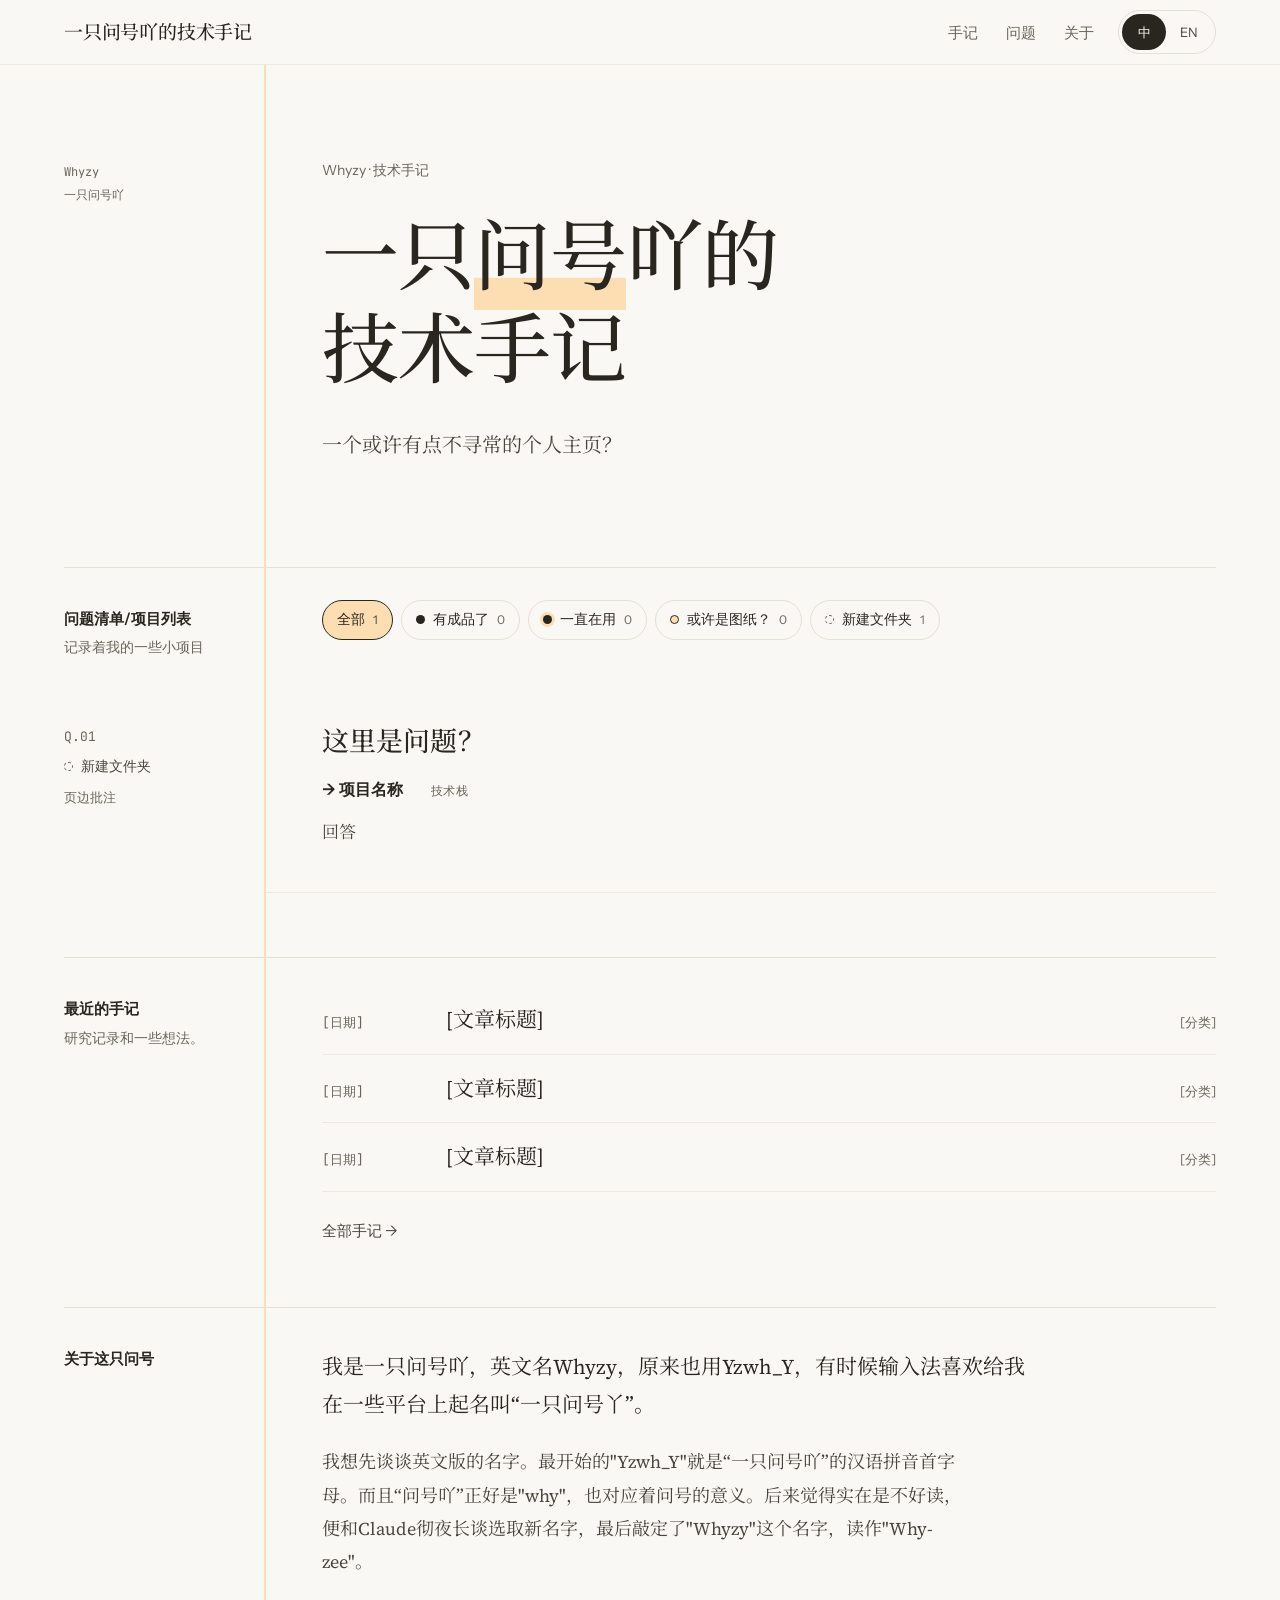
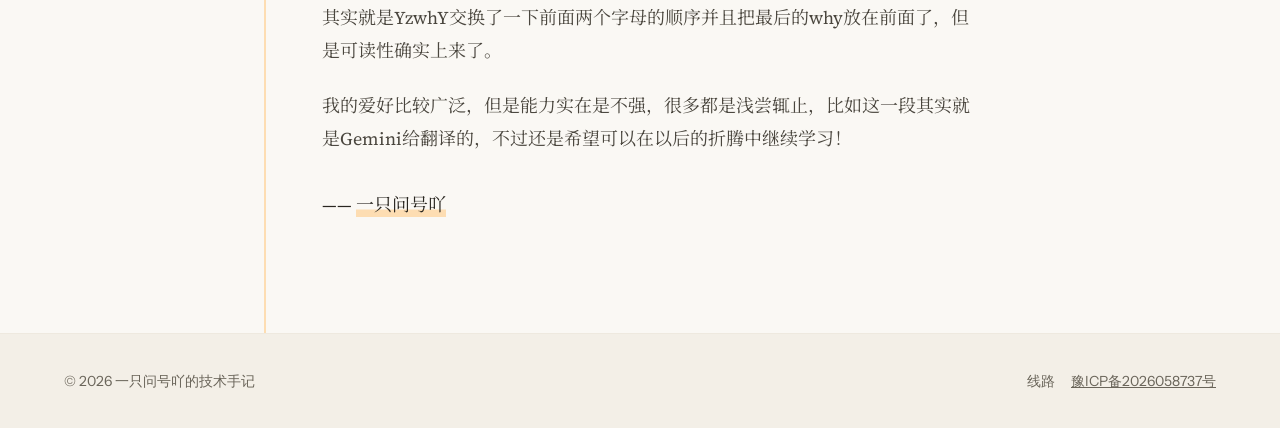
<file: index.html>
<!doctype html>
<html lang="zh-CN">
<head>
<meta charset="utf-8">
<meta name="viewport" content="width=device-width, initial-scale=1">
<title>一只问号吖的技术手记</title>
<meta name="description" content="一个或许有点不寻常的个人主页？">
<link rel="alternate" hreflang="zh-CN" href="index.html">
<link rel="alternate" hreflang="en" href="en/index.html">
<link rel="preconnect" href="https://fonts.googleapis.com">
<link rel="preconnect" href="https://fonts.gstatic.com" crossorigin>
<link rel="stylesheet" href="https://fonts.googleapis.com/css2?family=Instrument+Sans:wght@400;500;600&amp;family=JetBrains+Mono:wght@400;500&amp;family=Noto+Serif+SC:wght@400;500;600&amp;family=Source+Serif+4:opsz,wght@8..60,400;8..60,500;8..60,600&amp;display=swap">
<link rel="stylesheet" href="assets/site.css">
<link rel="stylesheet" href="assets/home.css">
<script src="assets/home.js" defer></script>
</head>
<body class="home-page">

<header class="site-header">
  <div class="inner">
    <a class="site-name" href="#top">一只问号吖的技术手记</a>
    <div class="site-tools">
      <nav class="site-nav" aria-label="主导航">
        <a href="note/index.html">手记</a>
        <a href="#questions">问题</a>
        <a href="#about">关于</a>
      </nav>
      <div class="lang-switch" role="group" aria-label="Language">
<a href="index.html" lang="zh-CN" hreflang="zh-CN" aria-current="true">中</a>
<a href="en/index.html" lang="en" hreflang="en">EN</a>
      </div>
    </div>
  </div>
</header>

<main class="home">
<div class="spine">

<section class="row masthead" id="top">
  <div class="margin"><p class="mast-meta"><span>Whyzy</span><span>一只问号吖</span></p></div>
  <div class="column">
    <p class="kicker">Whyzy · 技术手记</p>
    <h1>一只<span class="mark">问号</span>吖的<br>技术手记</h1>
    <p class="dek">一个或许有点不寻常的个人主页？</p>
  </div>
</section>

<section id="questions">
<div class="row section-head">
  <div class="margin">
    <h2>问题清单/项目列表</h2>
    <p>记录着我的一些小项目</p>
  </div>
  <div class="column">
<div class="filter" role="group" aria-label="按状态筛选" hidden>
<button class="chip" type="button" data-filter="all" aria-pressed="true">全部<span class="chip-count">1</span></button>
<button class="chip" type="button" data-filter="done" aria-pressed="false"><span class="dot dot-done" aria-hidden="true"></span>有成品了<span class="chip-count">0</span></button>
<button class="chip" type="button" data-filter="live" aria-pressed="false"><span class="dot dot-live" aria-hidden="true"></span>一直在用<span class="chip-count">0</span></button>
<button class="chip" type="button" data-filter="wip" aria-pressed="false"><span class="dot dot-wip" aria-hidden="true"></span>或许是图纸？<span class="chip-count">0</span></button>
<button class="chip" type="button" data-filter="idea" aria-pressed="false"><span class="dot dot-idea" aria-hidden="true"></span>新建文件夹<span class="chip-count">1</span></button>
</div>
  </div>
</div>
<div class="question-list">
<article class="row question" id="q01" data-status="idea">
  <div class="margin q-margin">
    <span class="q-no">Q.01</span>
    <span class="q-status"><span class="dot dot-idea" aria-hidden="true"></span>新建文件夹</span>
    <span class="q-note">页边批注</span>
  </div>
  <div class="column">
    <h3 class="q-regular">这里是问题<span class="qm">？</span></h3>
    <p class="q-project"><span class="q-name">→ 项目名称</span><span class="q-tech">技术栈</span></p>
    <p class="q-answer">回答</p>
  </div>
</article>
</div>
</section>

<section class="row notes" id="notes">
  <div class="margin">
    <h2>最近的手记</h2>
    <p>研究记录和一些想法。</p>
  </div>
  <div class="column">
    <ul class="post-list">
<li class="post"><span class="post-date">[日期]</span><span class="post-title">[文章标题]</span><span class="post-tag">[分类]</span></li>
<li class="post"><span class="post-date">[日期]</span><span class="post-title">[文章标题]</span><span class="post-tag">[分类]</span></li>
<li class="post"><span class="post-date">[日期]</span><span class="post-title">[文章标题]</span><span class="post-tag">[分类]</span></li>
    </ul>
    <p class="all-notes"><a href="note/index.html">全部手记 →</a></p>
  </div>
</section>

<section class="row about" id="about">
  <div class="margin"><h2>关于这只问号</h2></div>
  <div class="column">
    <p class="about-lead">我是一只问号吖，英文名Whyzy，原来也用Yzwh_Y，有时候输入法喜欢给我在一些平台上起名叫“一只问号丫”。</p>
<p>我想先谈谈英文版的名字。最开始的&quot;Yzwh_Y&quot;就是“一只问号吖”的汉语拼音首字母。而且“问号吖”正好是&quot;why&quot;，也对应着问号的意义。后来觉得实在是不好读，便和Claude彻夜长谈选取新名字，最后敲定了&quot;Whyzy&quot;这个名字，读作&quot;Why-zee&quot;。</p>
<p>其实就是YzwhY交换了一下前面两个字母的顺序并且把最后的why放在前面了，但是可读性确实上来了。</p>
<p>我的爱好比较广泛，但是能力实在是不强，很多都是浅尝辄止，比如这一段其实就是Gemini给翻译的，不过还是希望可以在以后的折腾中继续学习！</p>
    <p class="signature">—— <span class="mark">一只问号吖</span></p>
  </div>
</section>

</div>
</main>

<footer class="site-footer">
  <div class="inner">
    <span>© 2026 一只问号吖的技术手记</span>
    <span class="footer-links">
      <a class="footer-route" href="via/index.html">线路</a>
      <a href="https://beian.miit.gov.cn/" lang="zh-CN">豫ICP备2026058737号</a>
    </span>
  </div>
</footer>

</body>
</html>
</file>
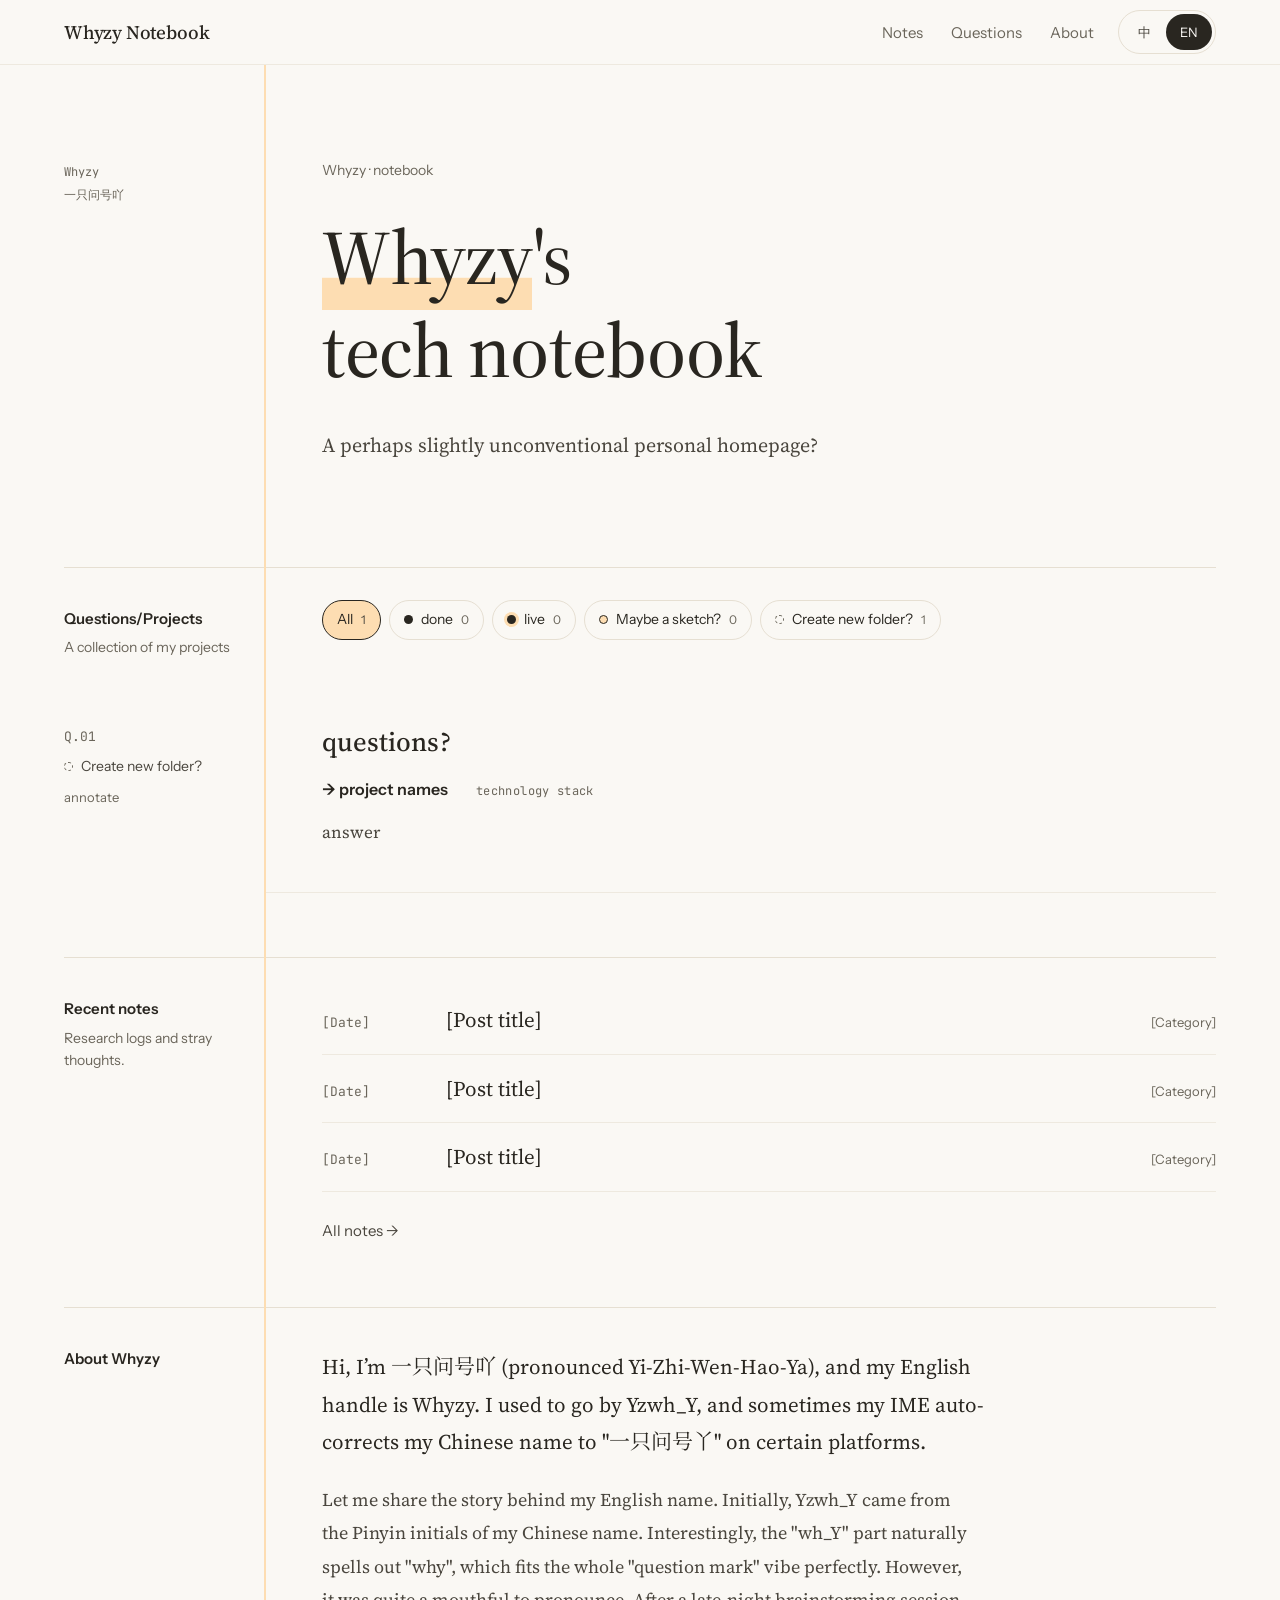
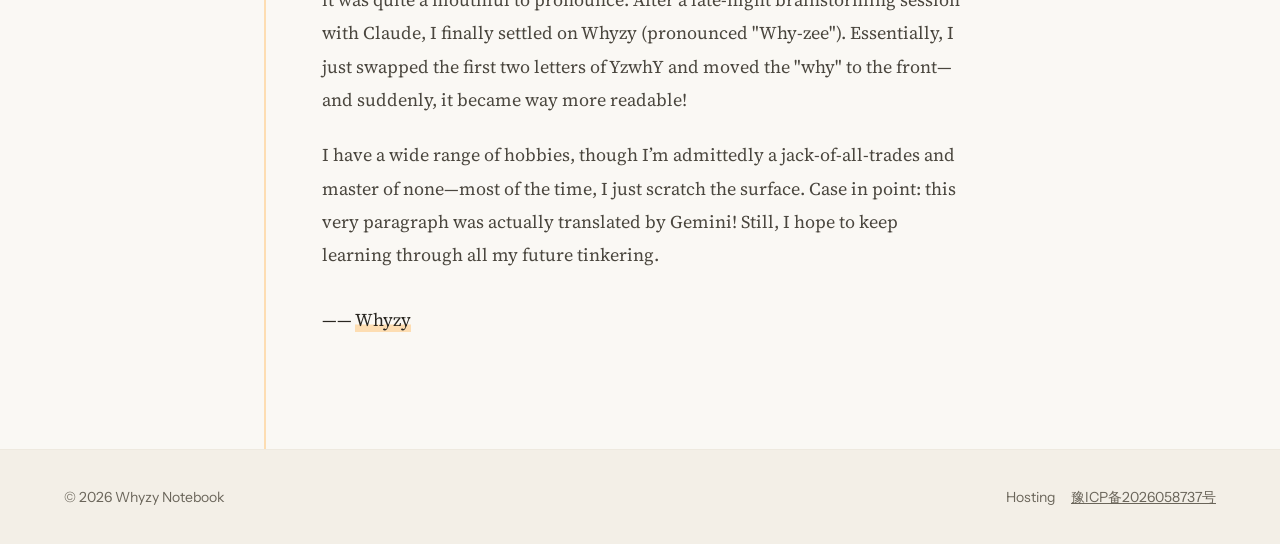
<file: en/index.html>
<!doctype html>
<html lang="en">
<head>
<meta charset="utf-8">
<meta name="viewport" content="width=device-width, initial-scale=1">
<title>Whyzy Notebook</title>
<meta name="description" content="A perhaps slightly unconventional personal homepage?">
<link rel="alternate" hreflang="zh-CN" href="../index.html">
<link rel="alternate" hreflang="en" href="../en/index.html">
<link rel="preconnect" href="https://fonts.googleapis.com">
<link rel="preconnect" href="https://fonts.gstatic.com" crossorigin>
<link rel="stylesheet" href="https://fonts.googleapis.com/css2?family=Instrument+Sans:wght@400;500;600&amp;family=JetBrains+Mono:wght@400;500&amp;family=Noto+Serif+SC:wght@400;500;600&amp;family=Source+Serif+4:opsz,wght@8..60,400;8..60,500;8..60,600&amp;display=swap">
<link rel="stylesheet" href="../assets/site.css">
<link rel="stylesheet" href="../assets/home.css">
<script src="../assets/home.js" defer></script>
</head>
<body class="home-page">

<header class="site-header">
  <div class="inner">
    <a class="site-name" href="#top">Whyzy Notebook</a>
    <div class="site-tools">
      <nav class="site-nav" aria-label="Main navigation">
        <a href="../en/note/index.html">Notes</a>
        <a href="#questions">Questions</a>
        <a href="#about">About</a>
      </nav>
      <div class="lang-switch" role="group" aria-label="Language">
<a href="../index.html" lang="zh-CN" hreflang="zh-CN">中</a>
<a href="../en/index.html" lang="en" hreflang="en" aria-current="true">EN</a>
      </div>
    </div>
  </div>
</header>

<main class="home">
<div class="spine">

<section class="row masthead" id="top">
  <div class="margin"><p class="mast-meta"><span>Whyzy</span><span>一只问号吖</span></p></div>
  <div class="column">
    <p class="kicker">Whyzy · notebook</p>
    <h1><span class="mark">Whyzy</span>&#x27;s<br>tech notebook</h1>
    <p class="dek">A perhaps slightly unconventional personal homepage?</p>
  </div>
</section>

<section id="questions">
<div class="row section-head">
  <div class="margin">
    <h2>Questions/Projects</h2>
    <p>A collection of my projects</p>
  </div>
  <div class="column">
<div class="filter" role="group" aria-label="Filter by status" hidden>
<button class="chip" type="button" data-filter="all" aria-pressed="true">All<span class="chip-count">1</span></button>
<button class="chip" type="button" data-filter="done" aria-pressed="false"><span class="dot dot-done" aria-hidden="true"></span>done<span class="chip-count">0</span></button>
<button class="chip" type="button" data-filter="live" aria-pressed="false"><span class="dot dot-live" aria-hidden="true"></span>live<span class="chip-count">0</span></button>
<button class="chip" type="button" data-filter="wip" aria-pressed="false"><span class="dot dot-wip" aria-hidden="true"></span>Maybe a sketch?<span class="chip-count">0</span></button>
<button class="chip" type="button" data-filter="idea" aria-pressed="false"><span class="dot dot-idea" aria-hidden="true"></span>Create new folder?<span class="chip-count">1</span></button>
</div>
  </div>
</div>
<div class="question-list">
<article class="row question" id="q01" data-status="idea">
  <div class="margin q-margin">
    <span class="q-no">Q.01</span>
    <span class="q-status"><span class="dot dot-idea" aria-hidden="true"></span>Create new folder?</span>
    <span class="q-note">annotate</span>
  </div>
  <div class="column">
    <h3 class="q-regular">questions<span class="qm">?</span></h3>
    <p class="q-project"><span class="q-name">→ project names</span><span class="q-tech">technology stack</span></p>
    <p class="q-answer">answer</p>
  </div>
</article>
</div>
</section>

<section class="row notes" id="notes">
  <div class="margin">
    <h2>Recent notes</h2>
    <p>Research logs and stray thoughts.</p>
  </div>
  <div class="column">
    <ul class="post-list">
<li class="post"><span class="post-date">[Date]</span><span class="post-title">[Post title]</span><span class="post-tag">[Category]</span></li>
<li class="post"><span class="post-date">[Date]</span><span class="post-title">[Post title]</span><span class="post-tag">[Category]</span></li>
<li class="post"><span class="post-date">[Date]</span><span class="post-title">[Post title]</span><span class="post-tag">[Category]</span></li>
    </ul>
    <p class="all-notes"><a href="../en/note/index.html">All notes →</a></p>
  </div>
</section>

<section class="row about" id="about">
  <div class="margin"><h2>About Whyzy</h2></div>
  <div class="column">
    <p class="about-lead">Hi, I’m 一只问号吖 (pronounced Yi-Zhi-Wen-Hao-Ya), and my English handle is Whyzy. I used to go by Yzwh_Y, and sometimes my IME auto-corrects my Chinese name to &quot;一只问号丫&quot; on certain platforms.</p>
<p>Let me share the story behind my English name. Initially, Yzwh_Y came from the Pinyin initials of my Chinese name. Interestingly, the &quot;wh_Y&quot; part naturally spells out &quot;why&quot;, which fits the whole &quot;question mark&quot; vibe perfectly. However, it was quite a mouthful to pronounce. After a late-night brainstorming session with Claude, I finally settled on Whyzy (pronounced &quot;Why-zee&quot;). Essentially, I just swapped the first two letters of YzwhY and moved the &quot;why&quot; to the front—and suddenly, it became way more readable!</p>
<p>I have a wide range of hobbies, though I’m admittedly a jack-of-all-trades and master of none—most of the time, I just scratch the surface. Case in point: this very paragraph was actually translated by Gemini! Still, I hope to keep learning through all my future tinkering.</p>
    <p class="signature">—— <span class="mark">Whyzy</span></p>
  </div>
</section>

</div>
</main>

<footer class="site-footer">
  <div class="inner">
    <span>© 2026 Whyzy Notebook</span>
    <span class="footer-links">
      <a class="footer-route" href="../via/index.html">Hosting</a>
      <a href="https://beian.miit.gov.cn/" lang="zh-CN">豫ICP备2026058737号</a>
    </span>
  </div>
</footer>

</body>
</html>
</file>
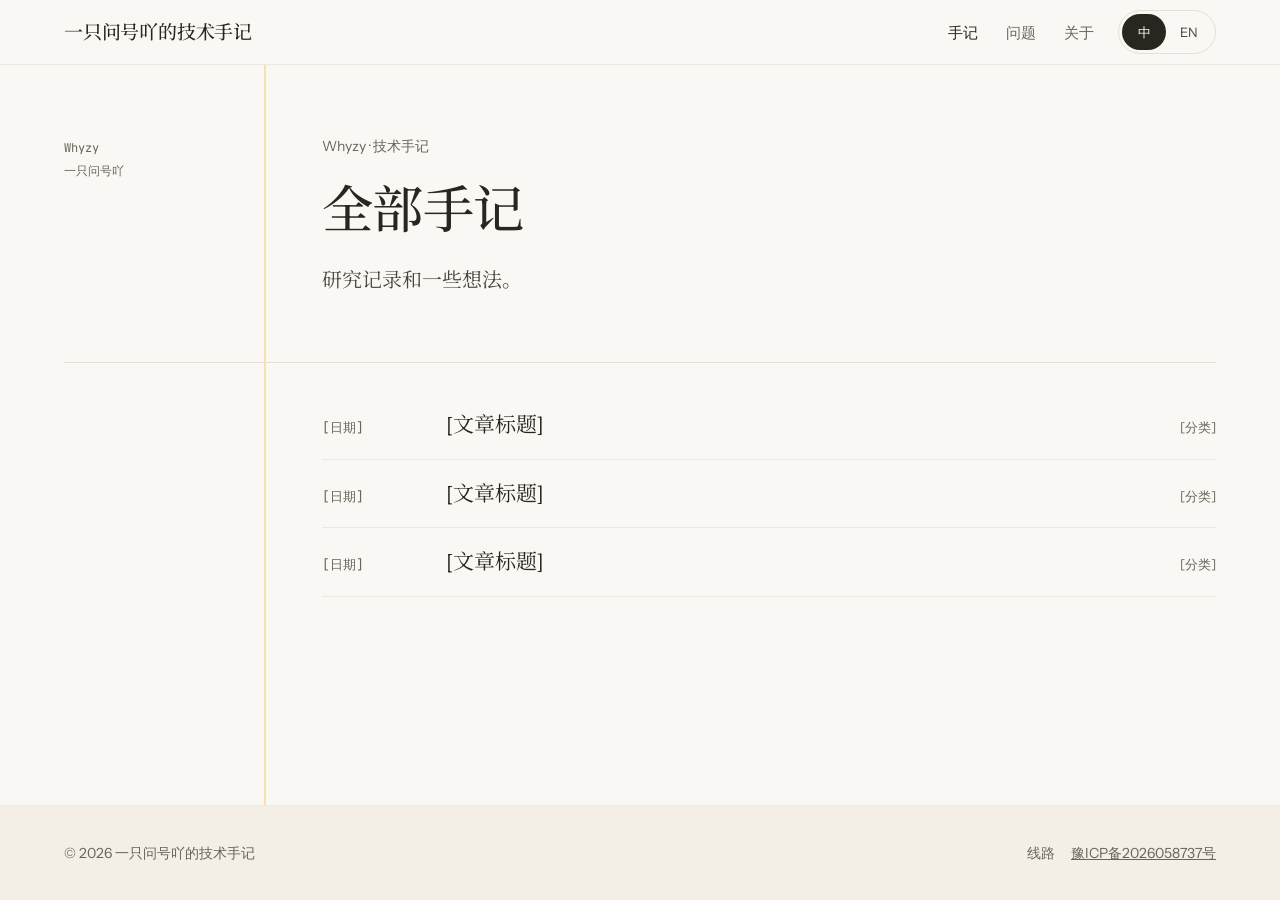
<file: note/index.html>
<!doctype html>
<html lang="zh-CN">
<head>
<meta charset="utf-8">
<meta name="viewport" content="width=device-width, initial-scale=1">
<title>全部手记 · 一只问号吖的技术手记</title>
<meta name="description" content="研究记录和一些想法。">
<link rel="alternate" hreflang="zh-CN" href="../note/index.html">
<link rel="alternate" hreflang="en" href="../en/note/index.html">
<link rel="preconnect" href="https://fonts.googleapis.com">
<link rel="preconnect" href="https://fonts.gstatic.com" crossorigin>
<link rel="stylesheet" href="https://fonts.googleapis.com/css2?family=Instrument+Sans:wght@400;500;600&amp;family=JetBrains+Mono:wght@400;500&amp;family=Noto+Serif+SC:wght@400;500;600&amp;family=Source+Serif+4:opsz,wght@8..60,400;8..60,500;8..60,600&amp;display=swap">
<link rel="stylesheet" href="../assets/site.css">
<link rel="stylesheet" href="../assets/home.css">
</head>
<body class="home-page notes-page">

<header class="site-header">
  <div class="inner">
    <a class="site-name" href="../index.html">一只问号吖的技术手记</a>
    <div class="site-tools">
      <nav class="site-nav" aria-label="主导航">
        <a href="../note/index.html" aria-current="page">手记</a>
        <a href="../index.html#questions">问题</a>
        <a href="../index.html#about">关于</a>
      </nav>
      <div class="lang-switch" role="group" aria-label="Language">
<a href="../note/index.html" lang="zh-CN" hreflang="zh-CN" aria-current="true">中</a>
<a href="../en/note/index.html" lang="en" hreflang="en">EN</a>
      </div>
    </div>
  </div>
</header>

<main class="home">
<div class="spine">

<section class="row masthead masthead-compact" id="top">
  <div class="margin"><p class="mast-meta"><span>Whyzy</span><span>一只问号吖</span></p></div>
  <div class="column">
    <p class="kicker">Whyzy · 技术手记</p>
    <h1>全部手记</h1>
    <p class="dek">研究记录和一些想法。</p>
  </div>
</section>

<section class="row notes year-group">
  <div class="margin"><h2 class="year"></h2></div>
  <div class="column">
    <ul class="post-list">
<li class="post"><span class="post-date">[日期]</span><span class="post-title">[文章标题]</span><span class="post-tag">[分类]</span></li>
<li class="post"><span class="post-date">[日期]</span><span class="post-title">[文章标题]</span><span class="post-tag">[分类]</span></li>
<li class="post"><span class="post-date">[日期]</span><span class="post-title">[文章标题]</span><span class="post-tag">[分类]</span></li>
    </ul>
  </div>
</section>

</div>
</main>

<footer class="site-footer">
  <div class="inner">
    <span>© 2026 一只问号吖的技术手记</span>
    <span class="footer-links">
      <a class="footer-route" href="../via/index.html">线路</a>
      <a href="https://beian.miit.gov.cn/" lang="zh-CN">豫ICP备2026058737号</a>
    </span>
  </div>
</footer>

</body>
</html>
</file>
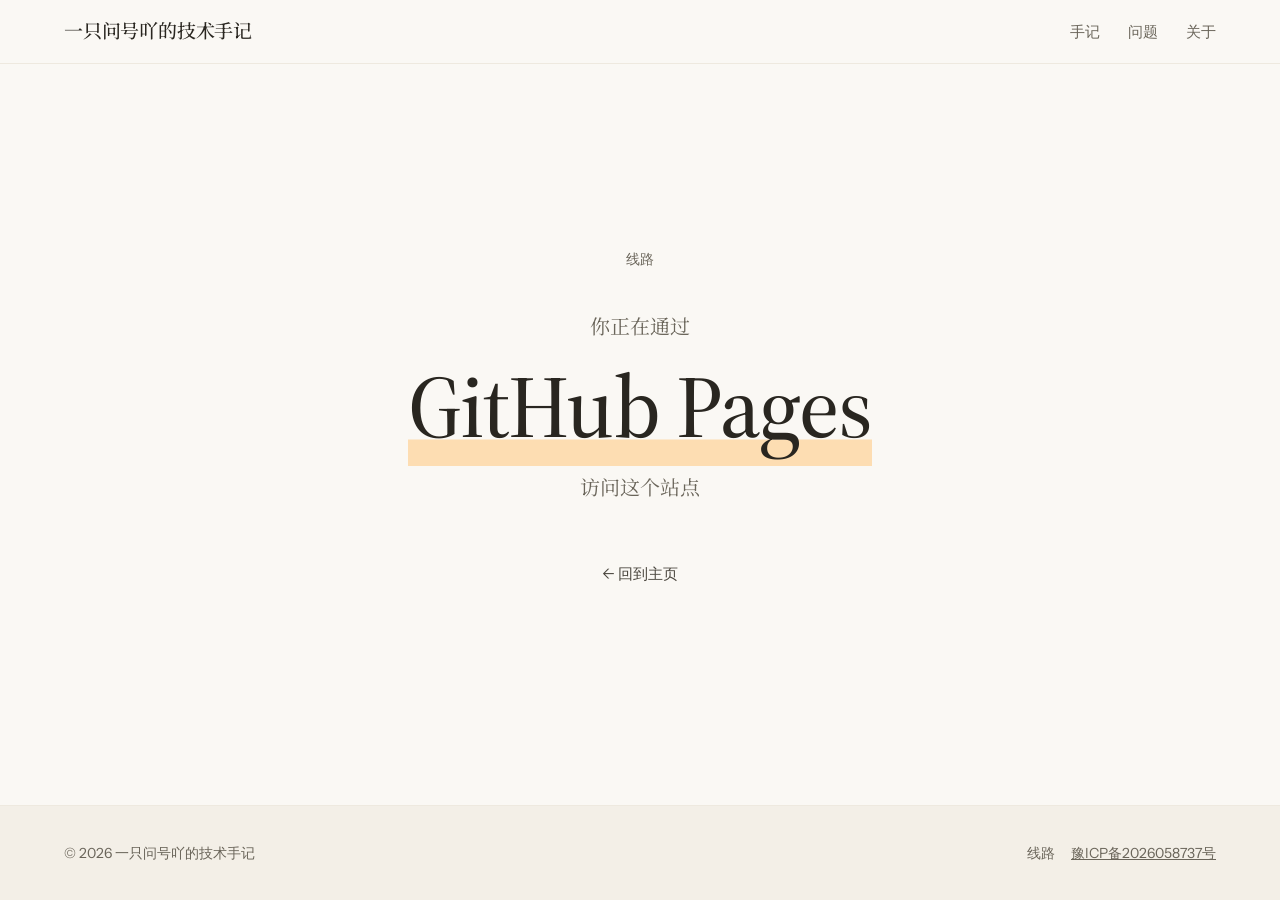
<file: via/index.html>
<!doctype html>
<html lang="zh-CN">
<head>
<meta charset="utf-8">
<meta name="viewport" content="width=device-width, initial-scale=1">
<title>你正在通过 GitHub Pages 访问 · 一只问号吖的技术手记</title>
<meta name="robots" content="noindex">
<link rel="preconnect" href="https://fonts.googleapis.com">
<link rel="preconnect" href="https://fonts.gstatic.com" crossorigin>
<link rel="stylesheet" href="https://fonts.googleapis.com/css2?family=Instrument+Sans:wght@400;500;600&family=JetBrains+Mono:wght@400;500&family=Noto+Serif+SC:wght@400;500;600&family=Source+Serif+4:opsz,wght@8..60,400;8..60,500;8..60,600&display=swap">
<link rel="stylesheet" href="../assets/site.css">
<style>
  body {
    display: flex;
    flex-direction: column;
    min-height: 100vh;
  }

  main {
    flex: 1;
    display: flex;
    align-items: center;
    justify-content: center;
    padding: 80px var(--gutter) 104px;
    text-align: center;
  }

  :where(.via p, .via h1) { margin: 0; }

  .kicker {
    margin-bottom: 40px;
    font-family: var(--sans);
    font-size: 14px;
    line-height: 1.4;
    color: var(--text-3);
  }

  .line {
    font-size: 20px;
    line-height: 1.7;
    color: var(--text-3);
  }

  h1 {
    margin: 10px 0 12px;
    font-family: var(--serif);
    font-weight: 500;
    font-size: clamp(44px, 8vw, 88px);
    line-height: 1.2;
    letter-spacing: -.015em;
    overflow-wrap: anywhere;
  }
  .mark { box-shadow: inset 0 -0.3em 0 var(--accent); }

  .back {
    margin-top: 48px;
    font-family: var(--sans);
    font-size: 15px;
    line-height: 1.4;
  }
  .back a {
    display: inline-block;
    padding: 10px 0;
    color: var(--text-2);
    text-decoration: none;
  }
  .back a:hover {
    color: var(--text);
    text-decoration: underline;
    text-decoration-color: var(--accent);
    text-decoration-thickness: .22em;
    text-decoration-skip-ink: none;
    text-underline-offset: .12em;
  }
  a:focus-visible {
    outline: 2px solid var(--text);
    outline-offset: 2px;
  }

  @media (max-width: 640px) {
    main { padding-top: 56px; padding-bottom: 72px; }
    .kicker { margin-bottom: 28px; }
    .line { font-size: 18px; }
    .back { margin-top: 36px; }
  }
</style>
</head>
<body>

<header class="site-header">
  <div class="inner">
    <a class="site-name" href="../index.html">一只问号吖的技术手记</a>
    <nav class="site-nav" aria-label="主导航">
      <a href="../note/index.html">手记</a>
      <a href="../index.html#questions">问题</a>
      <a href="../index.html#about">关于</a>
    </nav>
  </div>
</header>

<main>
  <div class="via">
    <p class="kicker">线路</p>
    <p class="line">你正在通过</p>
    <h1><span class="mark">GitHub Pages</span></h1>
    <p class="line">访问这个站点</p>
    <p class="back"><a href="../index.html">← 回到主页</a></p>
  </div>
</main>

<footer class="site-footer">
  <div class="inner">
    <span>© 2026 一只问号吖的技术手记</span>
    <span class="footer-links">
      <a class="footer-route" href="../via/index.html">线路</a>
      <a href="https://beian.miit.gov.cn/" lang="zh-CN">豫ICP备2026058737号</a>
    </span>
  </div>
</footer>

</body>
</html>
</file>
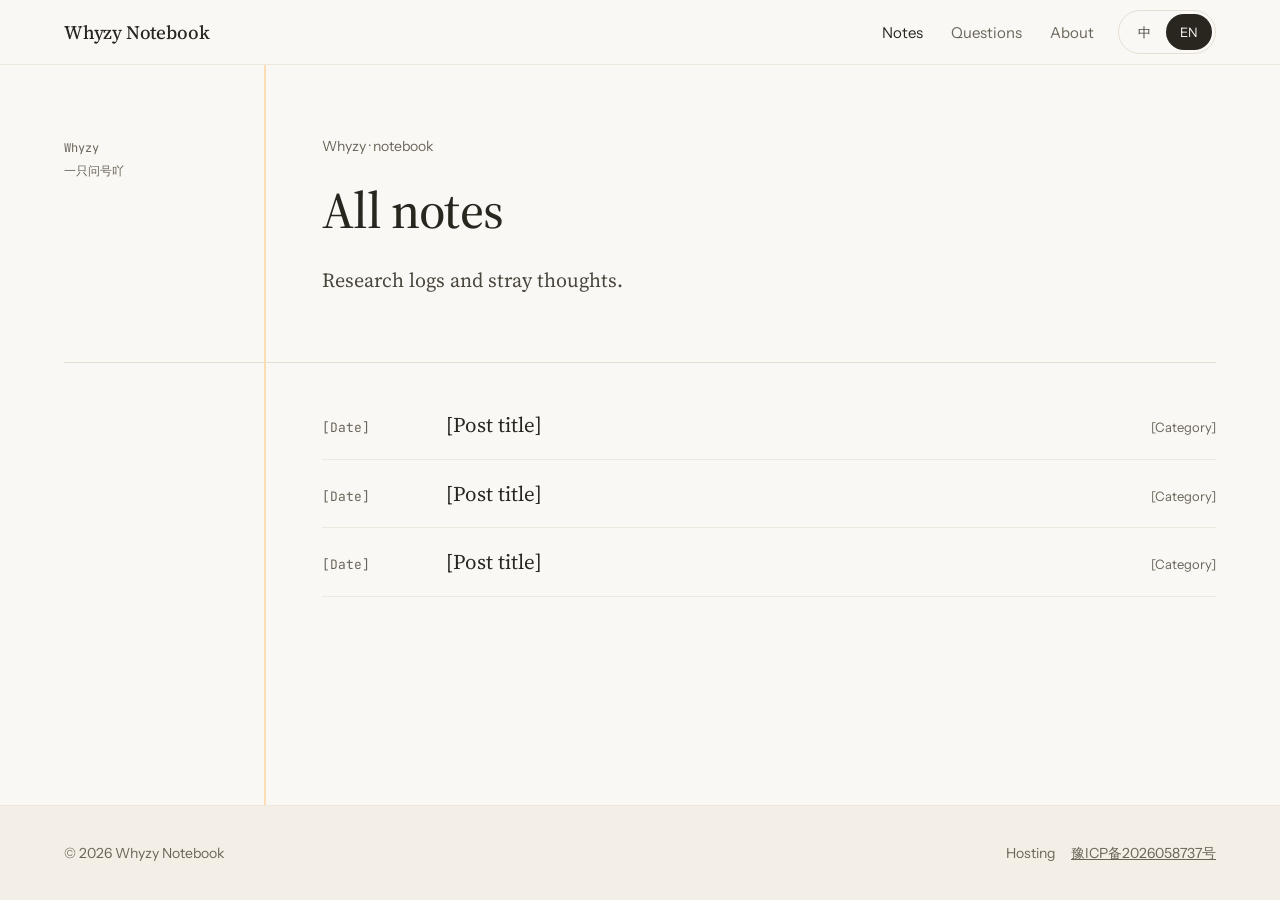
<file: en/note/index.html>
<!doctype html>
<html lang="en">
<head>
<meta charset="utf-8">
<meta name="viewport" content="width=device-width, initial-scale=1">
<title>All notes · Whyzy Notebook</title>
<meta name="description" content="Research logs and stray thoughts.">
<link rel="alternate" hreflang="zh-CN" href="../../note/index.html">
<link rel="alternate" hreflang="en" href="../../en/note/index.html">
<link rel="preconnect" href="https://fonts.googleapis.com">
<link rel="preconnect" href="https://fonts.gstatic.com" crossorigin>
<link rel="stylesheet" href="https://fonts.googleapis.com/css2?family=Instrument+Sans:wght@400;500;600&amp;family=JetBrains+Mono:wght@400;500&amp;family=Noto+Serif+SC:wght@400;500;600&amp;family=Source+Serif+4:opsz,wght@8..60,400;8..60,500;8..60,600&amp;display=swap">
<link rel="stylesheet" href="../../assets/site.css">
<link rel="stylesheet" href="../../assets/home.css">
</head>
<body class="home-page notes-page">

<header class="site-header">
  <div class="inner">
    <a class="site-name" href="../../en/index.html">Whyzy Notebook</a>
    <div class="site-tools">
      <nav class="site-nav" aria-label="Main navigation">
        <a href="../../en/note/index.html" aria-current="page">Notes</a>
        <a href="../../en/index.html#questions">Questions</a>
        <a href="../../en/index.html#about">About</a>
      </nav>
      <div class="lang-switch" role="group" aria-label="Language">
<a href="../../note/index.html" lang="zh-CN" hreflang="zh-CN">中</a>
<a href="../../en/note/index.html" lang="en" hreflang="en" aria-current="true">EN</a>
      </div>
    </div>
  </div>
</header>

<main class="home">
<div class="spine">

<section class="row masthead masthead-compact" id="top">
  <div class="margin"><p class="mast-meta"><span>Whyzy</span><span>一只问号吖</span></p></div>
  <div class="column">
    <p class="kicker">Whyzy · notebook</p>
    <h1>All notes</h1>
    <p class="dek">Research logs and stray thoughts.</p>
  </div>
</section>

<section class="row notes year-group">
  <div class="margin"><h2 class="year"></h2></div>
  <div class="column">
    <ul class="post-list">
<li class="post"><span class="post-date">[Date]</span><span class="post-title">[Post title]</span><span class="post-tag">[Category]</span></li>
<li class="post"><span class="post-date">[Date]</span><span class="post-title">[Post title]</span><span class="post-tag">[Category]</span></li>
<li class="post"><span class="post-date">[Date]</span><span class="post-title">[Post title]</span><span class="post-tag">[Category]</span></li>
    </ul>
  </div>
</section>

</div>
</main>

<footer class="site-footer">
  <div class="inner">
    <span>© 2026 Whyzy Notebook</span>
    <span class="footer-links">
      <a class="footer-route" href="../../via/index.html">Hosting</a>
      <a href="https://beian.miit.gov.cn/" lang="zh-CN">豫ICP备2026058737号</a>
    </span>
  </div>
</footer>

</body>
</html>
</file>
<file: assets/site.css>
/* 主页和文章页共用：设计令牌、基础排版、页眉、页脚。 */

/*
 * 中文标点（引号、破折号、省略号）在西文字体里是半宽字形，混排时会显得局促。
 * 这里用 unicode-range 把它们单独指给中文字体，其余字符仍走西文字体。
 */
@font-face {
  font-family: "CJK Punct Serif";
  src: local("Noto Serif CJK SC"), local("Source Han Serif SC"), local("Songti SC"), local("STSong"), local("SimSun");
  unicode-range: U+2014, U+2018-2019, U+201C-201D, U+2026, U+00B7;
}
@font-face {
  font-family: "CJK Punct Sans";
  src: local("Noto Sans CJK SC"), local("Source Han Sans SC"), local("PingFang SC"), local("Microsoft YaHei");
  unicode-range: U+2014, U+2018-2019, U+201C-201D, U+2026, U+00B7;
}

:root {
  /*
   * 色彩：背景、主题色、主要文字是定稿的三个值，其余都由它们推导。
   * 主题色很浅，只能用作色块、高亮和线条；需要彩色文字时用 --accent-ink。
   */
  --bg: #faf8f4;
  --bg-sunk: #f3efe7;
  --bg-code: #f5f2eb;
  --text: #292620;
  --text-2: #4a463e;
  --text-3: #6a655a;
  --text-4: #716b5f;
  --rule: #e6dfd2;
  --rule-soft: #eee9df;
  --accent: #fdddb2;
  --accent-ink: #8f5a1e;

  --serif: "CJK Punct Serif", "Source Serif 4", "Noto Serif SC", "Source Han Serif SC", "Songti SC", "STSong", Georgia, serif;
  --sans: "CJK Punct Sans", "Instrument Sans", "PingFang SC", "Noto Sans SC", "Noto Sans CJK SC", "Microsoft YaHei", system-ui, sans-serif;
  --mono: "JetBrains Mono", "SF Mono", Menlo, Consolas, "Noto Sans Mono CJK SC", monospace;

  --gutter: 24px;
}

/* 英文页的撇号、引号要用西文字形，不能走上面的中文标点字体 */
:root:lang(en) {
  --serif: "Source Serif 4", "Noto Serif SC", "Source Han Serif SC", "Songti SC", "STSong", Georgia, serif;
  --sans: "Instrument Sans", "PingFang SC", "Noto Sans SC", "Noto Sans CJK SC", "Microsoft YaHei", system-ui, sans-serif;
}

*, *::before, *::after { box-sizing: border-box; }

html {
  -webkit-text-size-adjust: 100%;
  text-size-adjust: 100%;
}

body {
  margin: 0;
  background: var(--bg);
  color: var(--text);
  font-family: var(--serif);
  font-size: 18px;
  line-height: 1.85;
  font-optical-sizing: auto;
  -webkit-font-smoothing: antialiased;
  text-rendering: optimizeLegibility;
  /* 中西文之间自动留出间隙（支持的浏览器）；正文里也手动保留了空格 */
  text-autospace: normal;
  text-spacing-trim: normal;
  line-break: strict;
  overflow-wrap: break-word;
}

::selection { background: var(--accent); }

a { color: inherit; }

/* ———— 站点页眉 ———— */
.site-header {
  border-bottom: 1px solid var(--rule-soft);
}
.site-header .inner {
  max-width: 1200px;
  margin: 0 auto;
  padding: 18px var(--gutter);
  display: flex;
  flex-wrap: wrap;
  align-items: center;
  justify-content: space-between;
  gap: 4px 20px;
  font-family: var(--sans);
  font-size: 15px;
  line-height: 1.4;
}
.site-name {
  font-family: var(--serif);
  font-size: 19px;
  font-weight: 500;
  text-decoration: none;
  letter-spacing: -.01em;
}
.site-nav { display: flex; gap: 28px; }
.site-nav a {
  text-decoration: none;
  color: var(--text-3);
}
.site-nav a:hover,
.site-nav a[aria-current] { color: var(--text); }

/* ———— 站点页脚 ———— */
.site-footer {
  border-top: 1px solid var(--rule-soft);
  background: var(--bg-sunk);
}
.site-footer .inner {
  max-width: 1200px;
  margin: 0 auto;
  padding: 36px var(--gutter);
  font-family: var(--sans);
  font-size: 14px;
  line-height: 1.6;
  color: var(--text-3);
  display: flex;
  justify-content: space-between;
  gap: 12px;
  flex-wrap: wrap;
}

/* ———— 移动端 ———— */
@media (max-width: 640px) {
  :root { --gutter: 20px; }
  body { font-size: 17px; line-height: 1.8; }
  .site-header .inner { padding: 14px var(--gutter); }
  .site-nav { gap: 18px; }
}

/* 页脚链接 */
.footer-links {
  display: flex;
  flex-wrap: wrap;
  gap: 4px 16px;
}
.footer-route { text-decoration: none; }
.footer-route:hover {
  color: var(--text);
  text-decoration: underline;
  text-decoration-color: var(--accent);
  text-decoration-thickness: .22em;
  text-decoration-skip-ink: none;
  text-underline-offset: .12em;
}
</file>
<file: assets/home.css>
/* 主页专用。颜色和字体全部来自 site.css 的令牌，这里不写新的颜色值。 */

[hidden] { display: none !important; }

:focus-visible {
  outline: 2px solid var(--text);
  outline-offset: 2px;
}

/* ———— 页眉里的语言切换 ———— */
/* 语言胶囊高 44px，收窄上下内边距后页眉高度与文章页基本一致 */
.home-page .site-header .inner { padding-top: 10px; padding-bottom: 10px; }

.site-tools {
  display: flex;
  flex-wrap: wrap;
  align-items: center;
  gap: 4px 24px;
}
.site-nav a:hover,
.q-name a:hover,
.post-title a:hover,
.all-notes a:hover {
  text-decoration: underline;
  text-decoration-color: var(--accent);
  text-decoration-thickness: .22em;
  text-decoration-skip-ink: none;
  text-underline-offset: .12em;
}
.q-name a,
.post-title a,
.all-notes a { text-decoration: none; }

.lang-switch {
  display: flex;
  padding: 3px;
  border: 1px solid var(--rule);
  border-radius: 999px;
  font-size: 13px;
}
.lang-switch a {
  display: flex;
  align-items: center;
  justify-content: center;
  min-width: 44px;
  min-height: 36px;
  padding: 0 14px;
  border-radius: 999px;
  color: var(--text-2);
  text-decoration: none;
}
.lang-switch a[aria-current] {
  background: var(--text);
  color: var(--bg);
}

/* ———— 两栏骨架 ———— */
.home {
  max-width: 1200px;
  margin: 0 auto;
  padding: 0 var(--gutter);
}

/*
 * 页边线只画一次，从刊头贯穿到「关于」。
 * 画在外层容器上，区块之间的横线和筛选造成的条目增减都不会打断它。
 */
.spine { position: relative; }
.spine::before {
  content: "";
  position: absolute;
  top: 0;
  bottom: 0;
  left: 200px;
  width: 2px;
  background: var(--accent);
}

.row {
  display: grid;
  grid-template-columns: 200px minmax(0, 1fr);
}
.margin {
  padding-right: 24px;
  font-family: var(--sans);
}
.column { padding-left: 58px; }

.margin h2,
.margin p,
.column p,
.column h1,
.column h3 { margin: 0; }

.mark { box-shadow: inset 0 -0.42em 0 var(--accent); }

/* 页边栏的区块标题：问题清单、最近的手记、关于 */
.margin h2 {
  font-size: 15px;
  font-weight: 600;
  line-height: 1.5;
}
.margin h2 + p {
  margin-top: 6px;
  font-size: 14px;
  line-height: 1.6;
  color: var(--text-3);
}

/* ———— 刊头 ———— */
.masthead .margin { padding-top: 96px; }
.masthead .column {
  display: flex;
  flex-direction: column;
  gap: 30px;
  padding-top: 96px;
  padding-bottom: 104px;
}
.mast-meta {
  font-family: var(--mono);
  font-size: 12px;
  line-height: 1.9;
  color: var(--text-3);
}
.mast-meta span { display: block; }
.mast-meta span:empty { min-height: 1.9em; }
.kicker {
  font-family: var(--sans);
  font-size: 14px;
  line-height: 1.4;
  color: var(--text-3);
}
h1 {
  font-weight: 500;
  font-size: clamp(42px, 6vw, 80px);
  line-height: 1.22;
  letter-spacing: -.012em;
}
.dek {
  max-width: 34em;
  font-size: 20px;
  line-height: 1.75;
  color: var(--text-2);
}

/* ———— 问题清单标题行与筛选 ———— */
.section-head,
.notes,
.about { border-top: 1px solid var(--rule); }

.section-head .margin { padding-top: 40px; padding-bottom: 24px; }
.section-head .column { padding-top: 32px; padding-bottom: 24px; }

.filter {
  display: flex;
  flex-wrap: wrap;
  gap: 8px;
  padding-bottom: 16px;
  font-family: var(--sans);
}
.chip {
  display: inline-flex;
  align-items: center;
  gap: 8px;
  min-height: 40px;
  padding: 0 14px;
  border: 1px solid var(--rule);
  border-radius: 999px;
  background: transparent;
  color: var(--text);
  font: inherit;
  font-size: 14px;
  line-height: 1.4;
  cursor: pointer;
}
.chip:hover { border-color: var(--text); }
.chip[aria-pressed="true"] {
  border-color: var(--text);
  background: var(--accent);
}
.chip-count {
  font-size: 12px;
  color: var(--text-3);
}
/* --text-3 在主题色上对比度不足 4.5:1 */
.chip[aria-pressed="true"] .chip-count { color: var(--text-2); }

/* 四种状态靠形状加文字区分，不靠颜色表达含义 */
.dot {
  display: inline-block;
  flex: 0 0 auto;
  width: 9px;
  height: 9px;
  border-radius: 50%;
}
.dot-done { background: var(--text); }
.dot-live {
  background: var(--text);
  box-shadow: 0 0 0 3px var(--accent);
}
.dot-wip {
  border: 1.5px solid var(--text);
  background: var(--accent);
}
.dot-idea { border: 1.5px dashed var(--text-3); }

/* ———— 问题条目 ———— */
.question-list { padding-bottom: 64px; }

.q-margin {
  display: flex;
  flex-direction: column;
  align-items: flex-start;
  gap: 10px;
  padding-top: 44px;
  padding-bottom: 12px;
}
.q-no {
  font-family: var(--mono);
  font-size: 13px;
  line-height: 1.5;
  color: var(--text-3);
}
.q-status {
  display: flex;
  align-items: center;
  gap: 8px;
  font-size: 14px;
  line-height: 1.5;
  color: var(--text-2);
}
.q-note {
  font-size: 13px;
  line-height: 1.6;
  color: var(--text-3);
}

.question .column {
  display: flex;
  flex-direction: column;
  gap: 16px;
  padding-top: 40px;
  padding-bottom: 44px;
  border-bottom: 1px solid var(--rule-soft);
}
.question h3 { font-weight: 500; }
.q-featured {
  font-size: clamp(28px, 3.2vw, 38px);
  line-height: 1.35;
  letter-spacing: -.01em;
}
.q-regular {
  font-size: clamp(22px, 2.3vw, 27px);
  line-height: 1.4;
}
.qm {
  padding: 0 .04em;
  border-radius: 3px;
  transition: background .2s ease;
}
.question:hover .qm { background: var(--accent); }

.q-project {
  display: flex;
  flex-wrap: wrap;
  align-items: baseline;
  gap: 6px 28px;
}
.q-name {
  font-family: var(--sans);
  font-size: 16px;
  font-weight: 600;
  line-height: 1.5;
}
.q-tech {
  font-family: var(--mono);
  font-size: 12px;
  line-height: 1.6;
  letter-spacing: .03em;
  color: var(--text-3);
}
.q-answer {
  max-width: 36em;
  font-size: 17px;
  line-height: 1.85;
  color: var(--text-2);
}

/* ———— 最近的手记 ———— */
.notes .margin,
.about .margin { padding-top: 40px; padding-bottom: 24px; }
.notes .column { padding-top: 28px; padding-bottom: 56px; }

.post-list {
  margin: 0;
  padding: 0;
  list-style: none;
}
.post {
  display: flex;
  flex-wrap: wrap;
  align-items: baseline;
  gap: 6px 28px;
  padding: 18px 0;
  border-bottom: 1px solid var(--rule-soft);
}
.post-date {
  flex: 0 0 96px;
  font-family: var(--mono);
  font-size: 13px;
  line-height: 1.5;
  color: var(--text-3);
}
.post-title {
  flex: 1 1 360px;
  min-width: 0;
  font-size: 21px;
  line-height: 1.5;
}
.post-tag {
  font-family: var(--sans);
  font-size: 13px;
  line-height: 1.5;
  color: var(--text-3);
}
.column .all-notes {
  margin-top: 18px;
  padding: 10px 0;
  font-family: var(--sans);
  font-size: 15px;
  line-height: 1.4;
  color: var(--text-2);
}

/* ———— 手记目录页 ———— */
/* 文章少时也让页边线和页脚落到窗口底部 */
.notes-page {
  display: flex;
  flex-direction: column;
  min-height: 100vh;
}
.notes-page .home {
  display: flex;
  flex: 1;
  flex-direction: column;
  width: 100%;
}
.notes-page .spine { flex: 1; }

.masthead-compact .margin { padding-top: 72px; }
.masthead-compact .column {
  gap: 22px;
  padding-top: 72px;
  padding-bottom: 64px;
}
.masthead-compact h1 { font-size: clamp(34px, 4vw, 52px); }

.margin h2.year {
  font-family: var(--mono);
  font-weight: 500;
}
.year-group:last-child .column { padding-bottom: 112px; }

/* ———— 关于 ———— */
.about .column {
  display: flex;
  flex-direction: column;
  gap: 22px;
  padding-top: 40px;
  padding-bottom: 112px;
}
.about .column p {
  max-width: 36em;
  font-size: 18px;
  line-height: 1.85;
  color: var(--text-2);
}
.about .column .about-lead {
  max-width: 34em;
  font-size: 21px;
  line-height: 1.8;
  color: var(--text);
}
.about .column .signature {
  margin-top: 10px;
  color: var(--text);
}

/* ———— 窄屏：页边信息折叠到正文上方，页边线移到最左 ———— */
@media (max-width: 899px) {
  .spine::before { left: 0; }
  .row { display: block; }
  .margin { padding: 0 0 0 20px; }
  .column { padding-left: 20px; }

  .masthead .margin { padding-top: 56px; }
  .masthead .column { padding-top: 24px; padding-bottom: 64px; }
  .mast-meta span { display: inline; }
  .mast-meta span:empty { display: none; }
  .mast-meta span + span:not(:empty)::before { content: " · "; }

  .section-head .margin,
  .notes .margin,
  .about .margin { padding-top: 32px; padding-bottom: 0; }
  .section-head .column { padding-top: 16px; padding-bottom: 8px; }
  .notes .column { padding-top: 12px; padding-bottom: 40px; }
  .about .column { padding-top: 16px; padding-bottom: 72px; }

  .q-margin {
    flex-direction: row;
    flex-wrap: wrap;
    align-items: center;
    gap: 2px 6px;
    padding-top: 28px;
    padding-bottom: 0;
    font-size: 13px;
  }
  .q-no,
  .q-status,
  .q-note { font-size: 13px; line-height: 1.6; }
  .q-status { gap: 6px; }
  .q-margin > * + *::before {
    content: "·";
    margin-right: 6px;
    color: var(--text-3);
  }
  .q-status::before { margin-right: 0; }
  .question .column { gap: 12px; padding-top: 10px; padding-bottom: 28px; }
  .question-list { padding-bottom: 40px; }
}

/* ———— 手机 ———— */
@media (max-width: 640px) {
  .dek { font-size: 18px; }
  .post-title { font-size: 19px; }
  .post { padding: 14px 0; }
  .about .column .about-lead { font-size: 19px; }
  .about .column p { font-size: 17px; }
}

@media (prefers-reduced-motion: reduce) {
  .qm { transition: none; }
}
</file>
